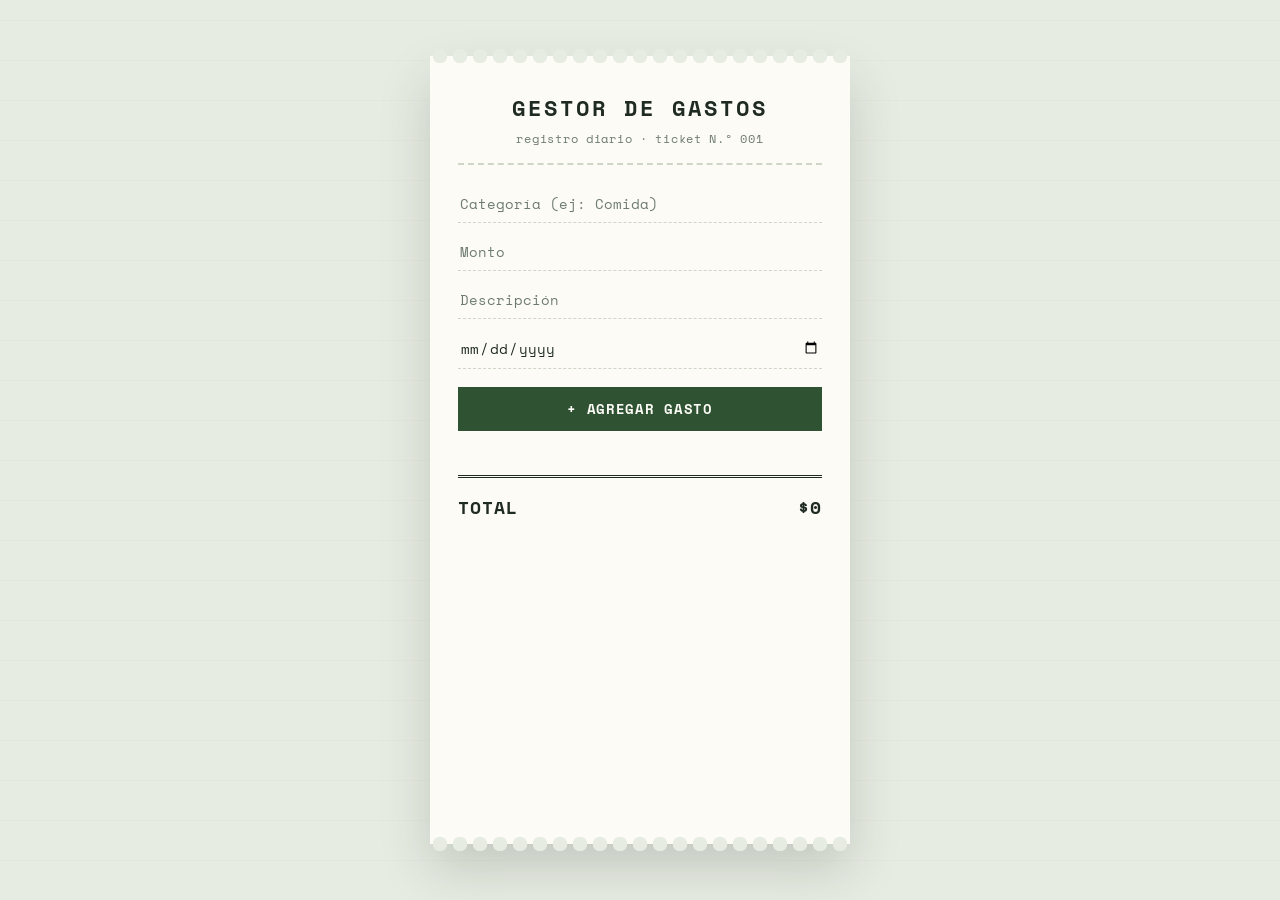
<file: Frontend/index.html>
<!DOCTYPE html>
<html lang="es">
<head>
    <meta charset="UTF-8">
    <title>Gestor de Gastos</title>
    <link rel="preconnect" href="https://fonts.googleapis.com">
    <link href="https://fonts.googleapis.com/css2?family=Space+Mono:wght@400;700&display=swap" rel="stylesheet">
    <link rel="stylesheet" href="style.css">
</head>
<body>

    <div class="receipt">
        <header class="receipt__header">
            <h1>Gestor de Gastos</h1>
            <p class="receipt__tagline">registro diario · ticket N.º 001</p>
        </header>

        <form id="form-gasto">
            <input type="text" id="categoria" placeholder="Categoría (ej: Comida)" required>
            <input type="number" id="monto" placeholder="Monto" required>
            <input type="text" id="descripcion" placeholder="Descripción">
            <input type="date" id="fecha" required>
            <button type="submit">+ Agregar gasto</button>
        </form>

        <div id="lista-gastos"></div>

        <div class="receipt__total">
            <span>TOTAL</span>
            <span>$<span id="total">0</span></span>
        </div>
    </div>

    <script src="script.js"></script>
</body>
</html>
</file>
<file: Frontend/style.css>
:root {
    --bg: #E7ECE3;
    --paper: #FCFBF6;
    --ink: #1F2B22;
    --ink-muted: #6E7C70;
    --accent: #2F5233;
    --accent-dark: #21391F;
    --red: #A63B32;
    --line: #CFD6C7;
}

* {
    box-sizing: border-box;
}

body {
    margin: 0;
    min-height: 100vh;
    background: var(--bg);
    background-image:
        repeating-linear-gradient(0deg, transparent, transparent 39px, rgba(0,0,0,0.03) 40px);
    font-family: 'Space Mono', monospace;
    color: var(--ink);
    display: flex;
    justify-content: center;
    padding: 56px 20px;
}

.receipt {
    position: relative;
    width: 100%;
    max-width: 420px;
    background: var(--paper);
    padding: 36px 28px 28px;
    box-shadow: 0 24px 48px rgba(31, 43, 34, 0.18);
}

/* Borde perforado, arriba y abajo */
.receipt::before,
.receipt::after {
    content: "";
    position: absolute;
    left: 0;
    right: 0;
    height: 14px;
    background-image: radial-gradient(circle at 10px 50%, var(--bg) 7px, transparent 7.5px);
    background-size: 20px 14px;
    background-repeat: repeat-x;
}

.receipt::before {
    top: -7px;
}

.receipt::after {
    bottom: -7px;
    transform: rotate(180deg);
}

.receipt__header {
    text-align: center;
    border-bottom: 2px dashed var(--line);
    padding-bottom: 16px;
    margin-bottom: 20px;
}

.receipt__header h1 {
    margin: 0;
    font-size: 1.35rem;
    letter-spacing: 0.14em;
    text-transform: uppercase;
}

.receipt__tagline {
    margin: 6px 0 0;
    font-size: 0.75rem;
    color: var(--ink-muted);
    letter-spacing: 0.06em;
}

/* Formulario */
#form-gasto {
    display: flex;
    flex-direction: column;
    gap: 10px;
    margin-bottom: 24px;
}

#form-gasto input {
    font-family: inherit;
    font-size: 0.9rem;
    background: transparent;
    border: none;
    border-bottom: 1px dashed var(--line);
    padding: 8px 2px;
    color: var(--ink);
    outline: none;
}

#form-gasto input::placeholder {
    color: var(--ink-muted);
}

#form-gasto input:focus-visible {
    border-bottom: 1px solid var(--accent);
}

#form-gasto button {
    margin-top: 8px;
    font-family: inherit;
    font-weight: 700;
    font-size: 0.85rem;
    letter-spacing: 0.05em;
    text-transform: uppercase;
    background: var(--accent);
    color: var(--paper);
    border: none;
    padding: 12px;
    cursor: pointer;
    transition: background 0.15s ease;
}

#form-gasto button:hover {
    background: var(--accent-dark);
}

#form-gasto button:focus-visible {
    outline: 2px solid var(--accent-dark);
    outline-offset: 2px;
}

/* Lista de gastos */
#lista-gastos {
    display: flex;
    flex-direction: column;
}

.gasto {
    display: flex;
    align-items: baseline;
    justify-content: space-between;
    gap: 10px;
    padding: 10px 0;
    border-bottom: 1px dotted var(--line);
}

.gasto__info {
    display: flex;
    flex-direction: column;
    min-width: 0;
}

.gasto__categoria {
    font-size: 0.85rem;
    font-weight: 700;
    text-transform: uppercase;
    letter-spacing: 0.03em;
}

.gasto__meta {
    font-size: 0.7rem;
    color: var(--ink-muted);
    white-space: nowrap;
    overflow: hidden;
    text-overflow: ellipsis;
}

.gasto__monto {
    font-weight: 700;
    color: var(--red);
    font-size: 0.9rem;
    white-space: nowrap;
}

.gasto__borrar {
    background: none;
    border: 1px solid var(--line);
    color: var(--ink-muted);
    width: 22px;
    height: 22px;
    line-height: 1;
    cursor: pointer;
    font-family: inherit;
    font-size: 0.7rem;
    flex-shrink: 0;
    transition: all 0.15s ease;
}

.gasto__borrar:hover {
    border-color: var(--red);
    color: var(--red);
}

/* Total */
.receipt__total {
    display: flex;
    justify-content: space-between;
    margin-top: 20px;
    padding-top: 16px;
    border-top: 3px double var(--ink);
    font-weight: 700;
    font-size: 1.1rem;
    letter-spacing: 0.05em;
}

@media (max-width: 460px) {
    .receipt {
        padding: 28px 18px 22px;
    }
}

@media (prefers-reduced-motion: reduce) {
    * {
        transition: none !important;
    }
}
</file>
